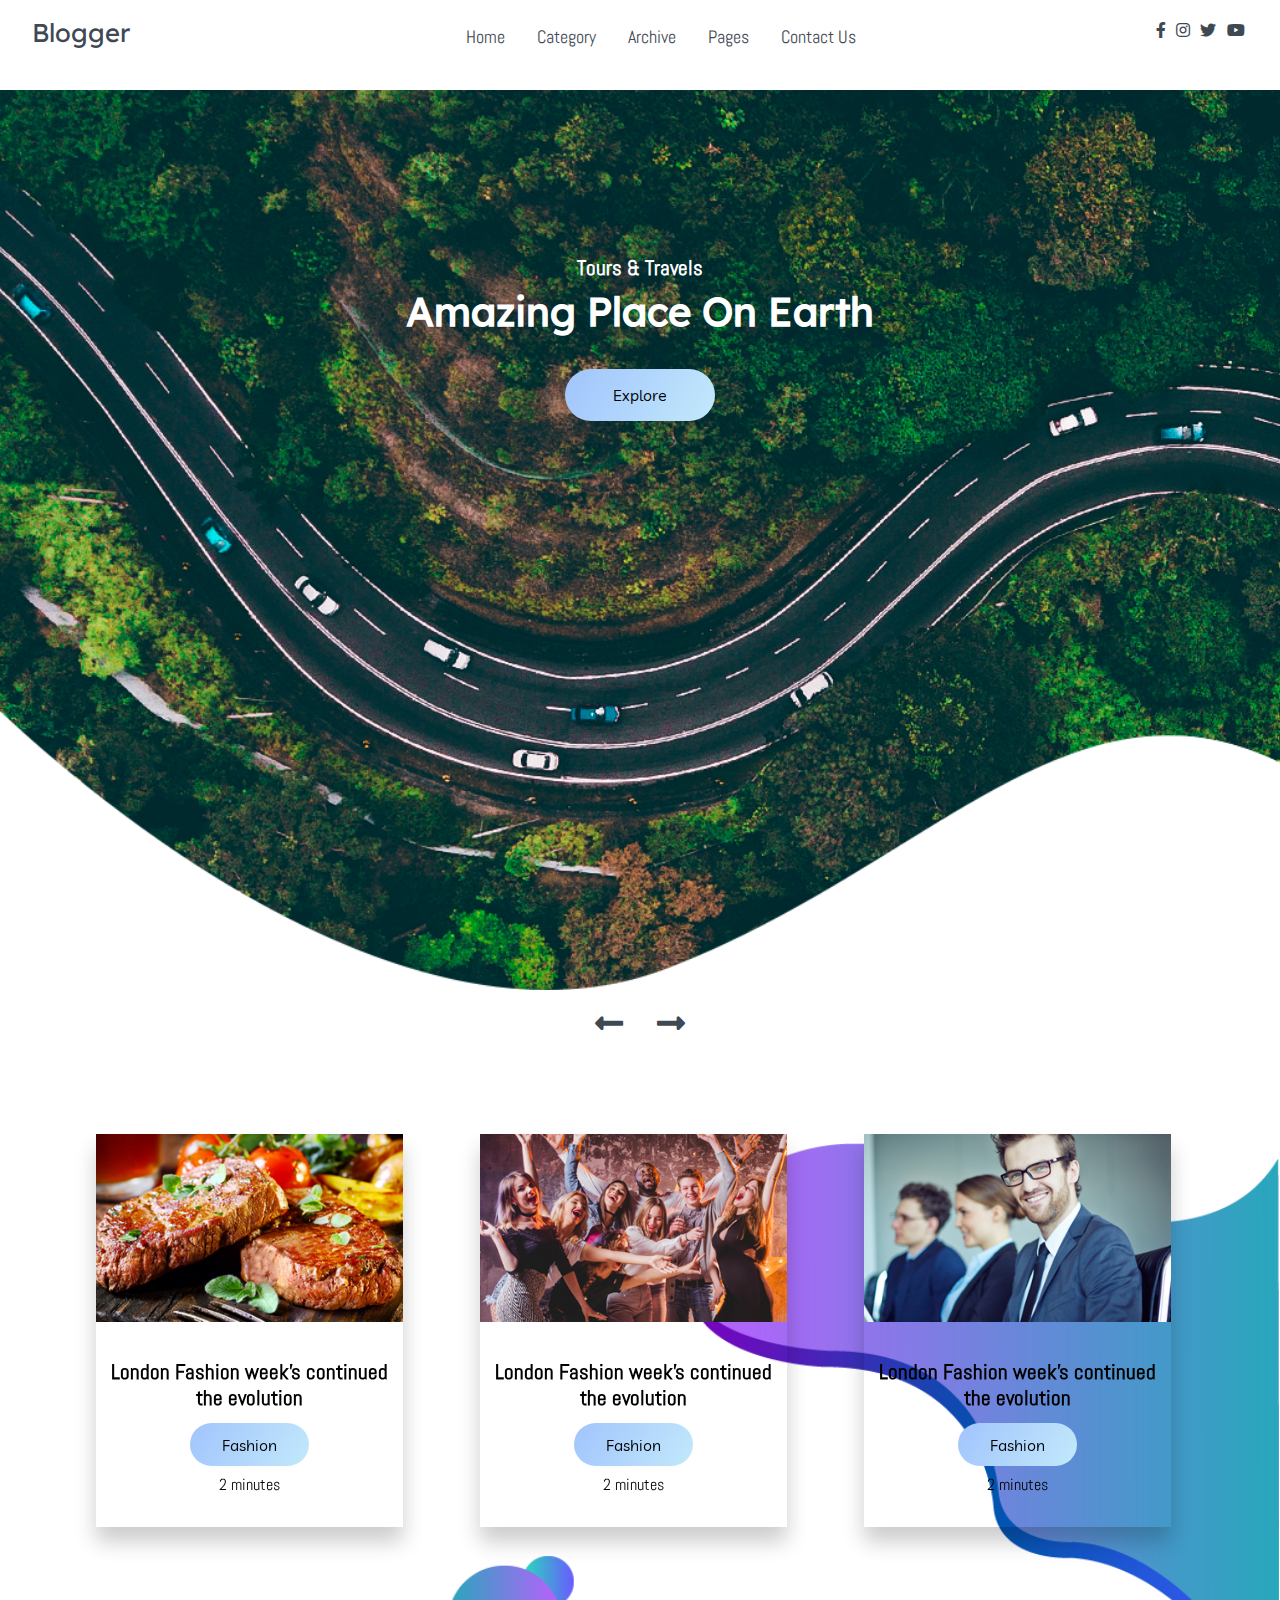
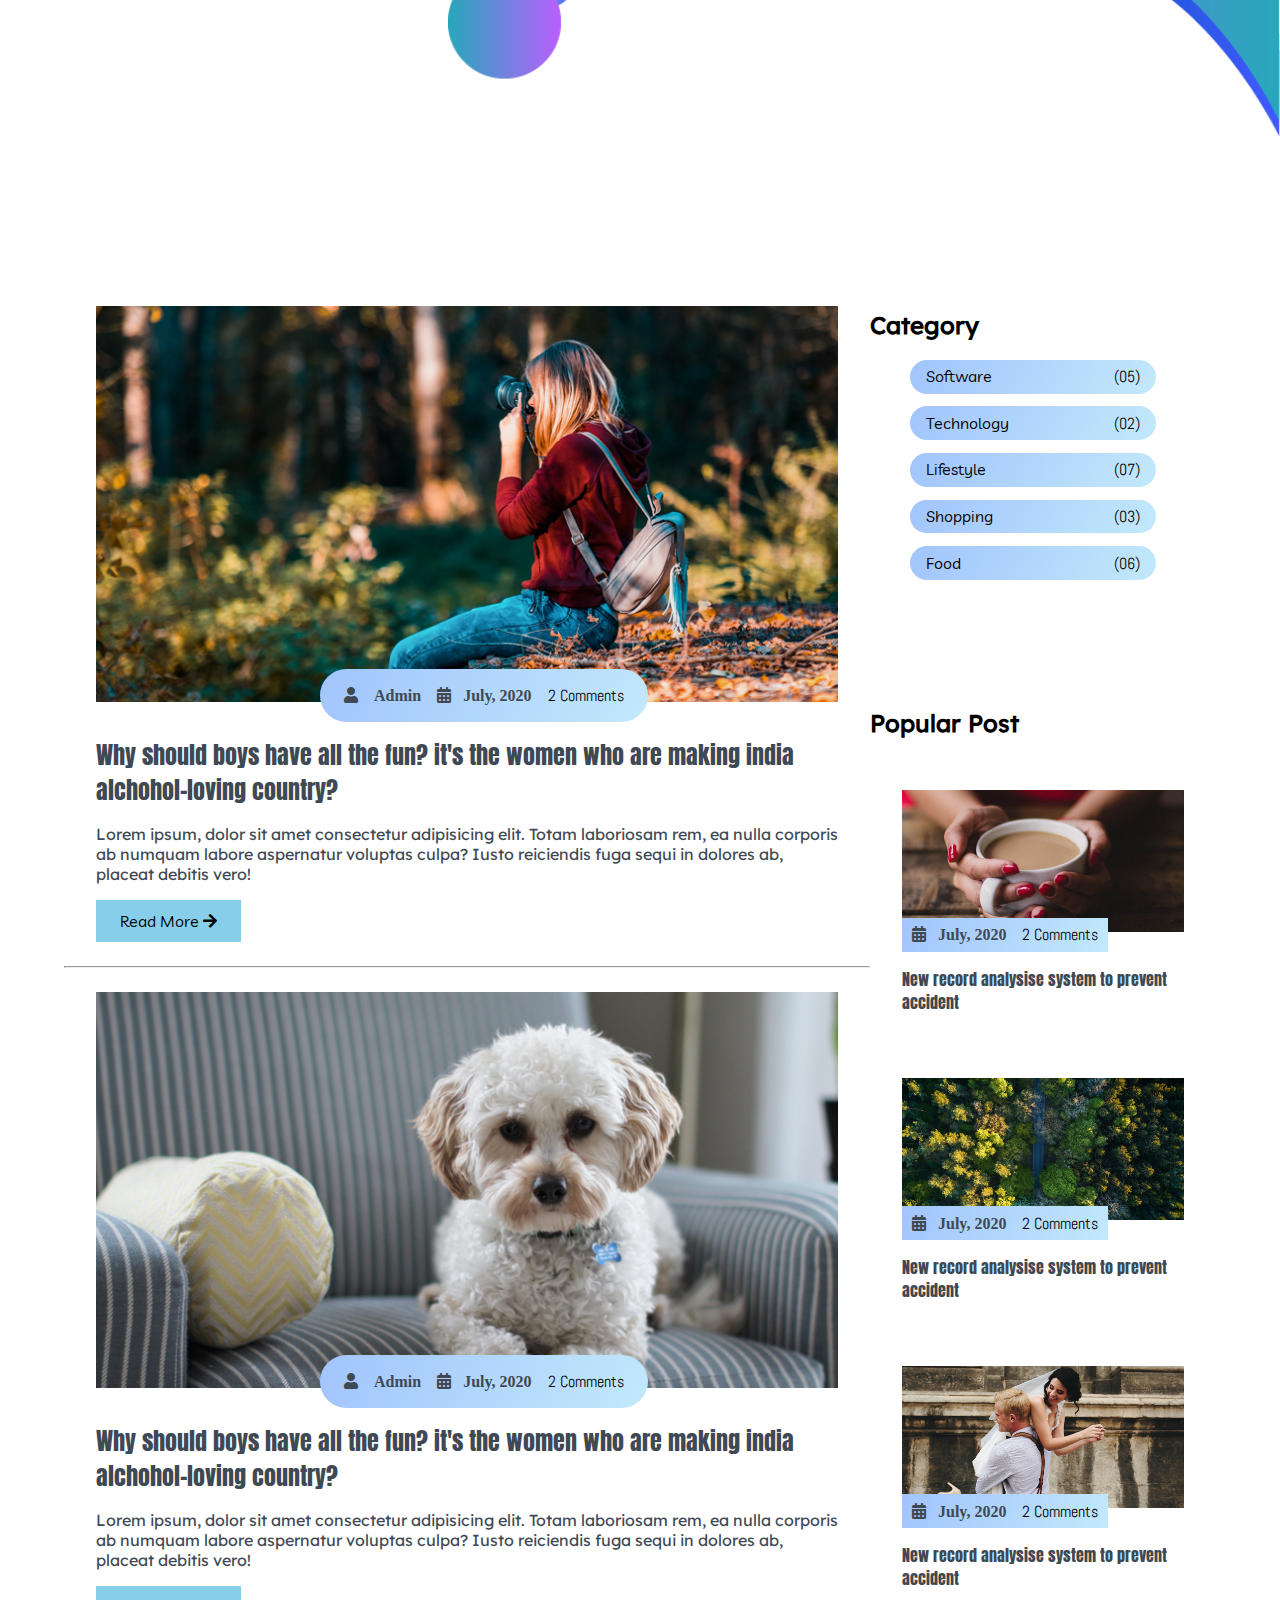
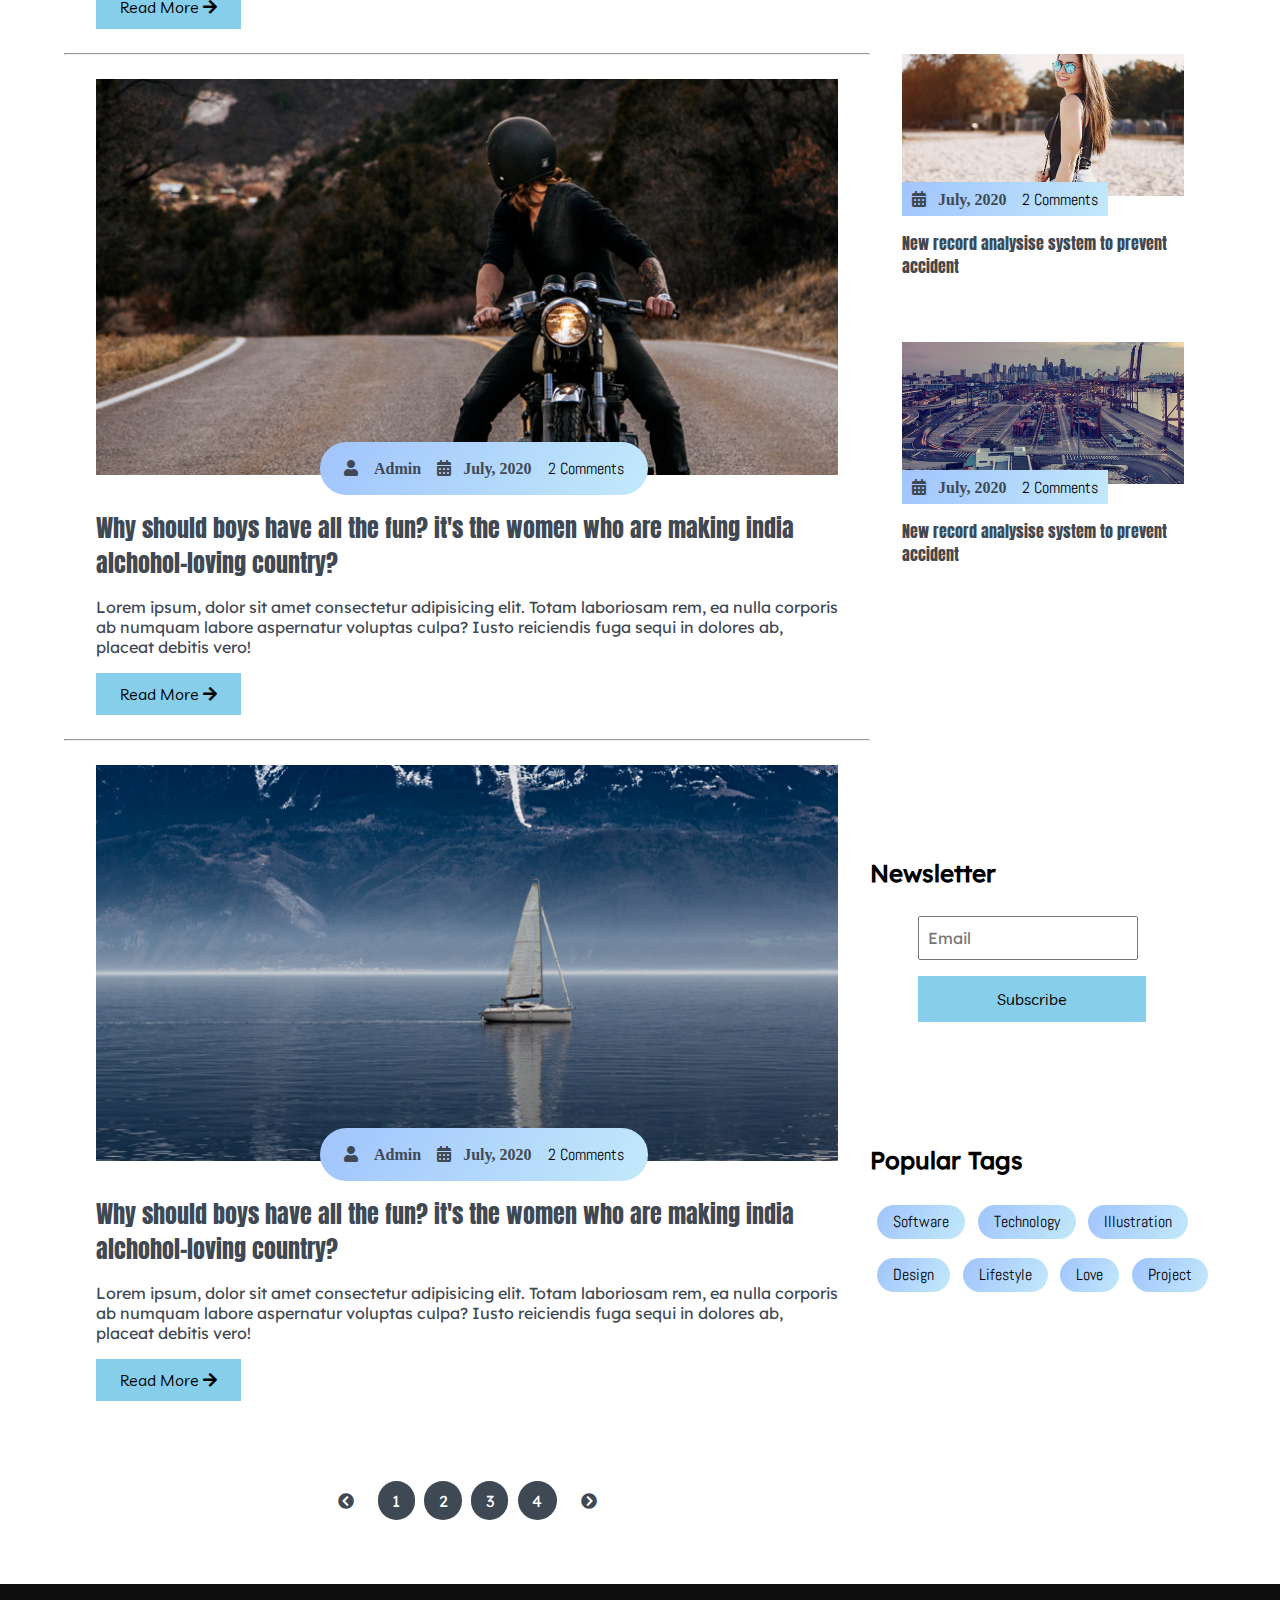
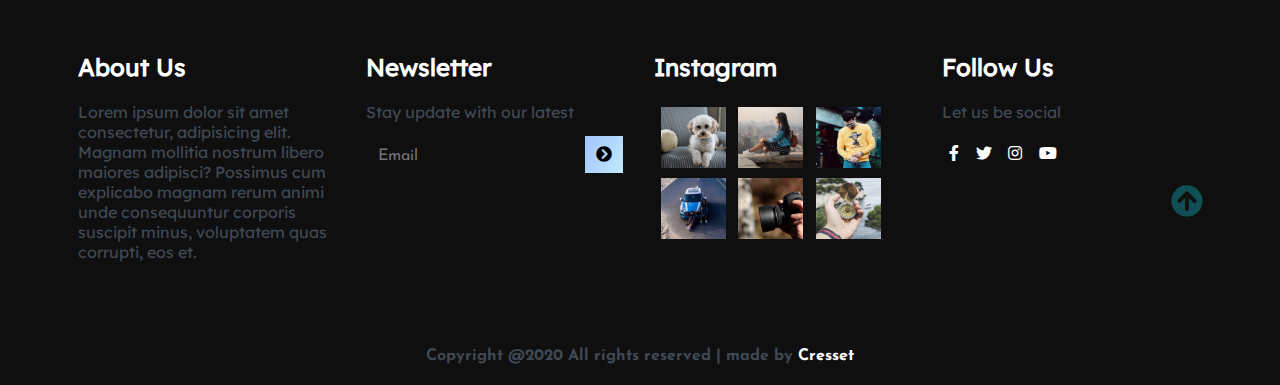
<file: index.html>
<!DOCTYPE html>
<html lang="en">
<head>
    <meta charset="UTF-8">
    <meta name="viewport" content="width=device-width, initial-scale=1.0">
    <title>Blooger</title>

    <!-- Font awesome icon -->
    <link rel="stylesheet" href="css/all.min.css">

    <!-- Owl carousel -->
    <link rel="stylesheet" href="css/owl.carousel.min.css">
    <link rel="stylesheet" href="css/owl.theme.default.min.css">
 

    <!-- Common style -->
    <link rel="stylesheet" href="css/style.css">

</head>
<body>

 <!-------------------------Start navigation -------------------------->
  
    <nav class="nav">
        <div class="nav-menu flex-row">
            <div class="nav-brand">
                <a href="#" class="text-gray">Blogger</a>   
            </div>
            <div class="toggle-collapse">
                <div class="toggle-icons">
                    <i class="fa fa-bars">
                    </i>
                </div>
            </div>

            <div>
                <ul class="nav-items">
                    <li class="nav-link">
                        <a href="#">Home</a>
                    </li>
                    <li class="nav-link">
                        <a href="#">Category</a>
                    </li>
                    <li class="nav-link">
                        <a href="#">Archive</a>
                    </li>
                    <li class="nav-link">
                        <a href="#">Pages</a>
                    </li>
                    <li class="nav-link">
                        <a href="#">Contact Us</a>
                    </li>
                </ul>
            </div>
            <div class="social text-gray">
                <a href="#"><i class="fab fa-facebook-f"></i></a>
                <a href="#"><i class="fab fa-instagram"></i></a>
                <a href="#"><i class="fab fa-twitter"></i></a>
                <a href="#"><i class="fab fa-youtube"></i></a>
                
            </div>


        </div>
    </nav>


 <!-------------x------------navigation ---------------x----------->

 <!-------------------------Main Section -------------------------->

    <main>
<!------------------ Site Title --------------->
        <section class="site-title">
            <div class="site-background">
                <h3>Tours & Travels</h3>
                <h1>Amazing Place On Earth</h1>
                <button class="btn">Explore</button> 
            </div>
        </section>
        <!------------------End of Site Title --------------->
        
        <!------------------Blog carousel --------------->

        <section>
            <div class="blog">
                <div class="container">
                    <div class="owl-carousel owl-theme blog-post">
                        <div class="blog-content" data-aos="fade-right" data-aos-delay="200">
                            <img src="./assets/Blog-post/post-1.jpg" alt="post-1">
                            <div class="blog-title">
                                <h3>London Fashion week's continued the evolution</h3>
                                <button class="btn btn-blog">Fashion</button>
                                <span>2 minutes</span>
                            </div>
                        </div>
                        <div class="blog-content" data-aos="fade-in" data-aos-delay="200">
                            <img src="./assets/Blog-post/post-3.jpg" alt="post-1">
                            <div class="blog-title">
                                <h3>London Fashion week's continued the evolution</h3>
                                <button class="btn btn-blog">Fashion</button>
                                <span>2 minutes</span>
                            </div>
                        </div>
                        <div class="blog-content" data-aos="fade-left" data-aos-delay="200">
                            <img src="./assets/Blog-post/post-2.jpg" alt="post-1">
                            <div class="blog-title">
                                <h3>London Fashion week's continued the evolution</h3>
                                <button class="btn btn-blog">Fashion</button>
                                <span>2 minutes</span>
                            </div>
                        </div>
                        <div class="blog-content" data-aos="fade-right" data-aos-delay="200">
                            <img src="./assets/Blog-post/post-5.png" alt="post-1">
                            <div class="blog-title">
                                <h3>London Fashion week's continued the evolution</h3>
                                <button class="btn btn-blog">Fashion</button>
                                <span>2 minutes</span>
                            </div>
                        </div>
                    </div>

                    <div class="owl-navigation">
                        <span class="owl-nav-prev">
                            <i class="fas fa-long-arrow-alt-left"></i>
                        </span>
                        <span class="owl-nav-next">
                            <i class="fas fa-long-arrow-alt-right"></i>
                        </span>
                    </div>
                </div>
            </div>
        </section>
<!------------------End of Blog carousel --------------->
<!------------------ Site Content --------------->
        <section class="container">
            
            <div class="site-content">
                <div class="posts">
                    <div class="post-content">
                        <div class="post-image">
                            <div>
                                <img class="img" src="/assets/Blog-post/blog1.png" alt="Blog 1">
                            </div>
                            <div class="post-info flex-row">
                                <span><i class="fas fa-user text-gray">&nbsp; &nbsp; Admin</i></span>
                                <span><i class="fas fa-calendar-alt text-gray">&nbsp;&nbsp; July, 2020</i></span>
                                <span>2 Comments</span>
                            </div>
                        </div>

                        <div class="post-title">
                            <a href="#">Why should boys have  all the fun? it's the women who are making india alchohol-loving country?</a>
                            <p>Lorem ipsum, dolor sit amet consectetur adipisicing elit. Totam laboriosam rem, ea nulla corporis ab numquam labore aspernatur voluptas culpa? Iusto reiciendis fuga sequi in dolores ab, placeat debitis vero!</p>
                            <button class="btn post-btn">Read More <i class="fas fa-arrow-right"></i></button>
                        </div>   
                    </div>
                    <hr>

                    <div class="post-content">
                        <div class="post-image">
                            <div>
                                <img class="img" src="/assets/Blog-post/blog2.png" alt="Blog 1">
                            </div>
                            <div class="post-info flex-row">
                                <span><i class="fas fa-user text-gray">&nbsp; &nbsp; Admin</i></span>
                                <span><i class="fas fa-calendar-alt text-gray">&nbsp;&nbsp; July, 2020</i></span>
                                <span>2 Comments</span>
                            </div>
                        </div>

                        <div class="post-title">
                            <a href="#">Why should boys have  all the fun? it's the women who are making india alchohol-loving country?</a>
                            <p>Lorem ipsum, dolor sit amet consectetur adipisicing elit. Totam laboriosam rem, ea nulla corporis ab numquam labore aspernatur voluptas culpa? Iusto reiciendis fuga sequi in dolores ab, placeat debitis vero!</p>
                            <button class="btn post-btn">Read More <i class="fas fa-arrow-right"></i></button>
                        </div>   
                    </div>
                    <hr>

                    <div class="post-content">
                        <div class="post-image">
                            <div>
                                <img class="img" src="/assets/Blog-post/blog3.png" alt="Blog 1">
                            </div>
                            <div class="post-info flex-row">
                                <span><i class="fas fa-user text-gray">&nbsp; &nbsp; Admin</i></span>
                                <span><i class="fas fa-calendar-alt text-gray">&nbsp;&nbsp; July, 2020</i></span>
                                <span>2 Comments</span>
                            </div>
                        </div>

                        <div class="post-title">
                            <a href="#">Why should boys have  all the fun? it's the women who are making india alchohol-loving country?</a>
                            <p>Lorem ipsum, dolor sit amet consectetur adipisicing elit. Totam laboriosam rem, ea nulla corporis ab numquam labore aspernatur voluptas culpa? Iusto reiciendis fuga sequi in dolores ab, placeat debitis vero!</p>
                            <button class="btn post-btn">Read More <i class="fas fa-arrow-right"></i></button>
                        </div>   
                    </div>
                    <hr>

                    <div class="post-content">
                        <div class="post-image">
                            <div>
                                <img class="img" src="/assets/Blog-post/blog4.png" alt="Blog 1">
                            </div>
                            <div class="post-info flex-row">
                                <span><i class="fas fa-user text-gray">&nbsp; &nbsp; Admin</i></span>
                                <span><i class="fas fa-calendar-alt text-gray">&nbsp;&nbsp; July, 2020</i></span>
                                <span>2 Comments</span>
                            </div>
                        </div>

                        <div class="post-title">
                            <a href="#">Why should boys have  all the fun? it's the women who are making india alchohol-loving country?</a>
                            <p>Lorem ipsum, dolor sit amet consectetur adipisicing elit. Totam laboriosam rem, ea nulla corporis ab numquam labore aspernatur voluptas culpa? Iusto reiciendis fuga sequi in dolores ab, placeat debitis vero!</p>
                            <button class="btn post-btn">Read More <i class="fas fa-arrow-right"></i></button>
                        </div>   
                    </div>
                    

                    


                    <div class="pagination">
                       <a href="#"><i class="fa fa-chevron-circle-left"></i></a> 
                        <a class="pages" href="#">1</a>
                        <a class="pages" href="#">2</a>
                        <a class="pages" href="#">3</a>
                        <a class="pages" href="#">4</a>
                        <a class="" href="#"><i class="fa fa-chevron-circle-right"></i></a>
                        
                    </div>


                </div>
                
                <aside class="sidebar">
                    <div class="category">
                        <h2>Category</h2>
                        <ul class="category-list">
                            <li class="list-items">
                                <a href="#">Software</a>
                                <span>(05)</span>
                            </li>
                            <li class="list-items">
                                <a href="#">Technology</a>
                                <span>(02)</span>
                            </li>
                            <li class="list-items">
                                <a href="#">Lifestyle</a>
                                <span>(07)</span>
                            </li>
                            <li class="list-items">
                                <a href="#">Shopping</a>
                                <span>(03)</span>
                            </li>
                            <li class="list-items">
                                <a href="#">Food</a>
                                <span>(06)</span>
                            </li>
                        </ul>
                    </div>
                    <div class="popular-post">
                        <h2>Popular Post</h2>
                        <div class="post-content">
                            <div class="post-image">
                                <div>
                                    <img class="img" src="/assets/popular-post/m-blog-1.jpg" alt="Blog 1">
                                </div>
                                <div class="post-info flex-row">
                                    
                                    <span><i class="fas fa-calendar-alt text-gray">&nbsp;&nbsp; July, 2020</i></span>
                                    <span>2 Comments</span>
                                </div>
                            </div>
    
                            <div class="post-title">
                                <a href="#">New record analysise system to prevent accident</a>
                                
                            </div>   
                        </div>
                        <div class="post-content">
                            <div class="post-image">
                                <div>
                                    <img class="img" src="/assets/popular-post/m-blog-2.jpg" alt="Blog 1">
                                </div>
                                <div class="post-info flex-row">
                                    
                                    <span><i class="fas fa-calendar-alt text-gray">&nbsp;&nbsp; July, 2020</i></span>
                                    <span>2 Comments</span>
                                </div>
                            </div>
    
                            <div class="post-title">
                                <a href="#">New record analysise system to prevent accident</a>
                                
                            </div>   
                        </div>
                        <div class="post-content">
                            <div class="post-image">
                                <div>
                                    <img class="img" src="/assets/popular-post/m-blog-3.jpg" alt="Blog 1">
                                </div>
                                <div class="post-info flex-row">
                                    
                                    <span><i class="fas fa-calendar-alt text-gray">&nbsp;&nbsp; July, 2020</i></span>
                                    <span>2 Comments</span>
                                </div>
                            </div>
    
                            <div class="post-title">
                                <a href="#">New record analysise system to prevent accident</a>
                                
                            </div>   
                        </div>
                        <div class="post-content">
                            <div class="post-image">
                                <div>
                                    <img class="img" src="/assets/popular-post/m-blog-4.jpg" alt="Blog 1">
                                </div>
                                <div class="post-info flex-row">
                                    
                                    <span><i class="fas fa-calendar-alt text-gray">&nbsp;&nbsp; July, 2020</i></span>
                                    <span>2 Comments</span>
                                </div>
                            </div>
    
                            <div class="post-title">
                                <a href="#">New record analysise system to prevent accident</a>
                                
                            </div>   
                        </div>
                        <div class="post-content">
                            <div class="post-image">
                                <div>
                                    <img class="img" src="/assets/popular-post/m-blog-5.jpg" alt="Blog 1">
                                </div>
                                <div class="post-info flex-row">
                                    
                                    <span><i class="fas fa-calendar-alt text-gray">&nbsp;&nbsp; July, 2020</i></span>
                                    <span>2 Comments</span>
                                </div>
                            </div>
    
                            <div class="post-title">
                                <a href="#">New record analysise system to prevent accident</a>
                                
                            </div>   
                        </div>
                    </div>

                    <div class="newsletter">
                        <h2>Newsletter</h2>
                        <div class="form-element">
                            <input type="text" class="input-element" placeholder="Email">
                            <button class="btn form-btn">Subscribe</button>
                        </div>
                    </div>

                    <div class="popular-tags">
                        <h2>Popular Tags</h2>
                        <div class="tags flex-row">
                            <span class="tag">Software</span>
                            <span class="tag">Technology</span>
                            <span class="tag">Illustration</span>
                            <span class="tag">Design</span>
                            <span class="tag">Lifestyle</span>
                            <span class="tag">Love</span>
                            <span class="tag">Project</span>
                        </div>
                    </div>

                </aside>
            </div>

        </section>
<!------------------ End Site Content - -------------->


    </main>

 <!-------------------------End Main Section -------------------------->
 
 <!-------------------------Start Footer Section -------------------------->
 
<footer class="footer">
    <div class="container">
        <div class="about-us">
            <h2>About Us</h2>
            <p>Lorem ipsum dolor sit amet consectetur, adipisicing elit. Magnam mollitia nostrum libero maiores adipisci?
                 Possimus cum explicabo magnam rerum animi unde consequuntur corporis suscipit minus,
                  voluptatem quas corrupti, eos et.</p>
        </div>
        <div class="newsletter"> 
            <h2>Newsletter</h2>  
            <p>Stay update with our latest</p>
            <div class="form-element">
                <input type="text" placeholder="Email">
                <span><i class="fas fa-chevron-circle-right"></i></span>
                
            </div>
        </div>
        <div class="instagram">  
            <h2>Instagram</h2>  
            <div class="flex-row">
                <img src="assets/instagram/thumb-card3.png" alt="">
                <img src="assets/instagram/thumb-card4.png" alt="">
                <img src="assets/instagram/thumb-card5.png" alt="">
                
            </div>  
            <div class="flex-row">
                <img src="assets/instagram/thumb-card6.png" alt="">
                <img src="assets/instagram/thumb-card7.png" alt="">
                <img src="assets/instagram/thumb-card8.png" alt="">
                
            </div>        
        </div>
        <div class="follow">

            <h2>Follow Us</h2>
            <p>Let us be social</p>
            <div>
                <i class="fab fa-facebook-f"></i>
                <i class="fab fa-twitter"></i>
                <i class="fab fa-instagram"></i>
                <i class="fab fa-youtube"></i>
            </div>
            
        </div>
    </div>  
    <div class="rights flex-row">
        <h4 class="text-gray">
            Copyright @2020 All rights reserved | made by 
            <a href="#">Cresset</a>
        </h4>
    </div>  

    <div class="move-up">
        <span> <i class="fas fa-arrow-circle-up fa-2x"></i></fa-arrow-circle-up> </span>
    </div>
</footer>

<!-------------------------End Footer Section -------------------------->


    <!-- Jquery Library -->
<script src="js/jquery.min.js"></script>
<!-- Owl carousel js-->
<script src="js/owl.carousel.min.js"></script> 

    <!-- Custom javascript file -->
<script src="js/main.js"></script>   


</body>
</html>
</file>
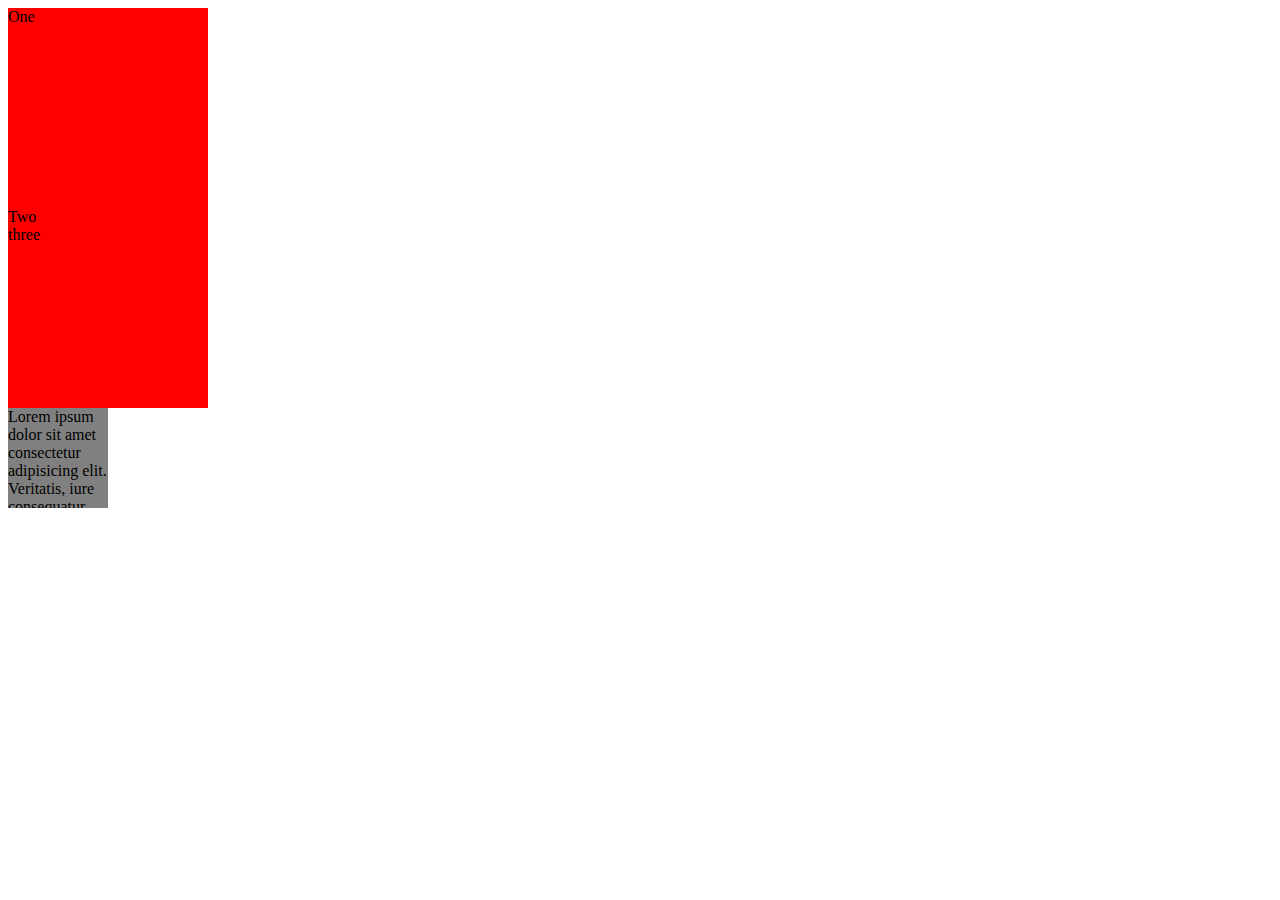
<file: test.html>
<!DOCTYPE html>
<html lang="en">
<head>
  <meta charset="UTF-8">
  <meta name="viewport" content="width=device-width, initial-scale=1.0">
  <title>Document</title>
  <link rel="stylesheet" href="test.css">
</head>
<body>

  <div class="a">
    <div class="b">One</div>
    <div class="c">Two
      <div>
        three
      </div>

    </div>
</div>

  <div class="d">
    Lorem ipsum dolor sit amet consectetur adipisicing elit. Veritatis, iure consequatur commodi distinctio nostrum esse dicta quis tempore vel quas recusandae dolores rem?
     Ipsam velit accusantium qui libero facilis veniam!
  </div>
  

</body>
</html>
</file>
<file: css/style.css>
@import url('../css/fonts.css');




html, body{
  margin: 0%;
  box-sizing: border-box;
  overflow-x: hidden;

}


:root{

  /*text color*/
  --text-gray:#3f4954;
  --text-light:#686666da;
  --bg-color:#0f0f0f;
  --white:#ffffff;
  --midnight:#104f55;

  /*Gradient Color*/
  --sky:linear-gradient(120deg, #a1c4fd 0%, #c2e9fb 100%);


  /*Font family*/
  --Abel:'Abel',cursive;
  --Anton:'Anton', cursive;
  --Josefin:'Josefin', cursive;
  --Lexend: 'Lexend', cursive;
  --Livvic: 'Livvic', cursive;

}

/*************Global Classes*************/
a{
  text-decoration: none;
  color: var(--text-gray);  
}

.text-gray{
  color: var(--text-gray);
}

p{
  font-family: var(--Lexend);
  color: var(--text-gray);
}


span{
  font-family: var(--Abel);
}

.container{
  margin: 0 5vw;
}

.flex-row{
  display: flex;
  flex-direction: row;
  flex-wrap: wrap;
}

ul{
  list-style-type: none;
}

h1{
  font-family: var(--Lexend);
  font-size: 2.5rem;
}
h2{
  font-family: var(--Lexend);
}
h3{
  font-family: var(--Abel);
  font-size: 1.3rem;
}

button.btn{
  border: none;
  border-radius: 2rem;
  padding: 1rem 3rem;
  font-size: 1rem;
  cursor: pointer;  
  font-family: var(--Livvic);
}

/*************Nav bar*************/


.nav{
  /* background: red; */
  padding: 0 2rem;
  height: 0rem;
  min-height: 10vh;
  overflow: hidden;
  transition:height 1s ease-in-out;
}


.nav .nav-menu{

  justify-content: space-between;
}

.nav .toggle-collapse{
  position: absolute;
  top: 0%;
  width: 90%;
  cursor: pointer;
  display: none;

}

.nav .toggle-collapse .toggle-icons{
  display: flex;
  justify-content: flex-end;
  padding: 1.7rem 0;
}

.collapse{

  height: 30rem;
}

.nav .toggle-collapse .toggle-icons i{
  font-size: 1.rem;
  color: var(--text-gray);
} 


.nav .nav-items{
  
  display: flex;
  margin: 0;
  background: white;
}
.nav .nav-items .nav-link{
  padding: 1.6rem 1rem;
  font-size: 1.1rem;
  position: relative; 
  font-family: var(--Abel);
  font-size: 1.1rem;
}

.nav .nav-items .nav-link:hover{

  background:var(--midnight);
}

.nav .nav-items .nav-link:hover a{
  color: var(--white);
}



.nav .nav-brand a{
  font-size: 1.6rem;
  padding: 1rem 0;
  display: block;
  font-family:var(--Lexend),  cursive;
  font-size: 1.6rem;


}

.nav .social {
  padding: 1.4rem 0;
}

.nav .social i{
  padding: 0 .2rem;
}

.nav .social i:hover{
  color: #a1c4cf;
}

/**************End Nav********************/


/*************Main Content*****************/

  /********Site Title**********/

  main .site-title{
    background: url("../assets/Background-image.png");
    height: 100vh;
    display: flex;
    background-size: cover;
    justify-content: center;
    
  
    
  }

  main .site-title .site-background{
    padding: 10rem;
    text-align: center;
    color: var(--white);   
    }

  main .site-title h1, h3{
    margin: 0.3rem;
     
  }

main .site-title .btn{
  margin: 1.8rem;
  background: var(--sky);
}
main .site-title .btn:hover{
  background: transparent;
  border: 1px solid var(--white);
  color: var(--white);
}

  /********End Site Title**********/


/*************Blog Carousel********************/
main .blog{
  background: url("../assets/Abract01.png");
  background-repeat: no-repeat;
  background-position: right;
  height: 100vh;
  width: 100%;
  background-size: 65%;
  
}

main .blog  .blog-post{
  padding-top:6rem;
}


 main .blog-post  .blog-content{
  display: flex;
  flex-direction: column;
  text-align: center;
  width: 80%;
  margin: 3rem 2rem;
  box-shadow: 0 15px 20px rgba(0, 0, 0, 0.2);
  font-family: var(--Livvic);
}

main .blog-content .blog-title{
  padding: 2rem 0rem;
}

main .blog-content .btn-blog{
    padding: 0.7rem  2rem;
    margin: .5rem;
    background: var(--sky);
}

main .blog-content span{
  display: block;
}

section .container .owl-nav{
  position: absolute;
  top: 0%;
  margin: 0;
  margin: 0 auto;
  width: 100%;
  }

.owl-nav .owl-prev .owl-nav-prev,
.owl-nav .owl-next .owl-nav-next{
  color: var(--text-gray);
  background:transparent;
  font-size: 2rem;
}


/*************End Blog Carousel********************/

/*************Site Content********************/

main .site-content{
  display: grid;
  grid-template-columns: 70% 30%;
}

main .post-content{
  width: 100%;
}

main .site-content .post-content> .post-image, .post-title{
    padding: 1rem 2rem;
    position: relative;
  }

  

  main .site-content .post-content > .post-image .post-info{
    background: var(--sky);
    padding: 1rem;
    position: absolute;
    bottom: 0;
    left: 20vw;
    border-radius: 3rem; 
  }

  main .site-content  .post-content > .post-image > div{

    overflow: hidden;
    
  }

  main .site-content .post-content > .post-image .img{
    transition: 1s ease-in-out;
    width: 100%;
    
  }

  main .site-content .post-content > .post-image .img:hover{
    transform: scale(1.3);
  }

  main .site-content .post-content > .post-image >.post-info span{
    margin: 0 0.5rem;
  }

  .post-content .post-title a{
    font-family: var(--Anton); 
    font-size: 1.5rem;
  }

  .site-content .post-content .post-title .post-btn{
    border-radius: 0;
    padding: .7rem 1.5rem;
    background: skyblue;
  }


.site-content .pagination{
  justify-content: center;
  display: flex;
  flex-direction: row;
  flex-wrap: wrap;

  color: var(--text-gray);
  margin: 4rem 0;
}

.site-content .pagination a{
  padding: .6rem .9rem;
  border-radius: 2rem;
  margin: 0 .3rem;
  font-family: var(--Lexend);
}
.site-content .pagination .pages{
  background:var(--text-gray);
  color: var(--white);
}


/*************End Site Content********************/

/*************Start Sidebar********************/
.sidebar{
  
}
.site-content > .sidebar .category-list{
  font-family: var(--Livvic);
}

.site-content > .sidebar .category-list .list-items{
  background: var(--sky);
  padding: .4rem 1rem;
  margin: .8rem 0;
  border-radius: 3rem;
  display: flex;
  width: 70%;
  justify-content: space-between;
}

.site-content > .sidebar .category-list .list-items a{
  color: black;
}

.site-content .sidebar .popular-post .post-content{
 padding: 1rem 0;
 
}

.site-content .sidebar .popular-post h2{
  margin-top: 8rem;

}

.site-content .sidebar .popular-post .post-info{
  padding: 0.4rem .1rem !important;
  bottom: 0rem !important;
  left: 2rem !important;
  border-radius: 0rem !important;
  background: var(--white);
}

.site-content .sidebar .popular-post .post-title a{
  font-size: 1rem;
}

.site-content  .sidebar .newsletter{
  padding-top: 15rem;
}

.site-content .sidebar .form-element{
  padding: .5rem 3rem;
  
}

.site-content .sidebar .form-element .input-element{
width: 80%;
height: 1.9rem;
padding: .3rem .5rem;
font-family: var(--Lexend);
font-size: 1rem;
}
.site-content .sidebar .form-element .form-btn{
  border-radius: 0;
  padding: .8rem 31.5%;
  margin: 1rem 0;
  background: skyblue;
}

.site-content .sidebar .popular-tags{
  padding: 5rem 0;
}

.site-content .sidebar .popular-tags .tags .tag{
  
  background: var(--sky);
  padding: .4rem 1rem;
  border-radius: 3rem;
  margin: .6rem .4rem; 
}




/*************End Start Sidebar********************/




/*************End Main Content*****************/

/*Start Footer*/
footer.footer{
  height: 100%;
  background: var(--bg-color);
  position: relative;
  
}

footer.footer .container{
  display: grid;
  grid-template-columns: repeat(4, 1fr);  
}

footer.footer .container >div{
  flex-grow: 1;
  flex-basis: 0;
  padding: 3rem .9rem;
  
}

footer.footer .container  h2{
  color: var(--white);
}

footer.footer .newsletter .form-element{
  /* background: black; */
  /* display: inline-block;   */
  
    
} 

footer.footer .newsletter .form-element input{

  padding: .6rem .7rem;
  border: none; 
  background: transparent;
  color: var(--white);
  font-family: var(--Josefin);
  font-size: 1rem;
  width: 74%;
  
}

footer.footer .newsletter .form-element span{
  background: var(--sky);
  padding: .5rem .7rem;
  cursor: pointer;
}


footer.footer  .instagram div >img{
  display: inline-block;
  width: 25%;
  height: 50%;
  margin: .3rem .4rem;
}

footer.footer .follow  i{
  color: var(--white);
  padding: 0.4rem;
}

footer.footer .rights{
  justify-content: center;
  font-family: var(--Josefin);
}

footer.footer .rights h4 a{
  color: var(--white);
}

footer.footer .move-up{
  position: absolute;
  right: 6%;
  top: 50%;
}

footer.footer .move-up span{
  color: var(--midnight);
}
footer.footer .move-up span:hover{

color: var(--white);
cursor: pointer;

}



/*End Footer*/



/*    view port less than or equal to 75px   */

@media  only screen and (max-width:750px){
  
  .nav .nav-menu, .nav .nav-items{
    flex-direction: column;
  }

  .nav .toggle-collapse{
    display: initial;
  }
}


/* End of view port less than or equal to 75px   */
</file>
<file: test.css>
.a > .b, .c{

  height: 200px;
  width: 200px;
  background: red;
}

.a + div{
  height: 100px;
  width: 100px;
  background:grey;
  overflow:scroll;
}
</file>
